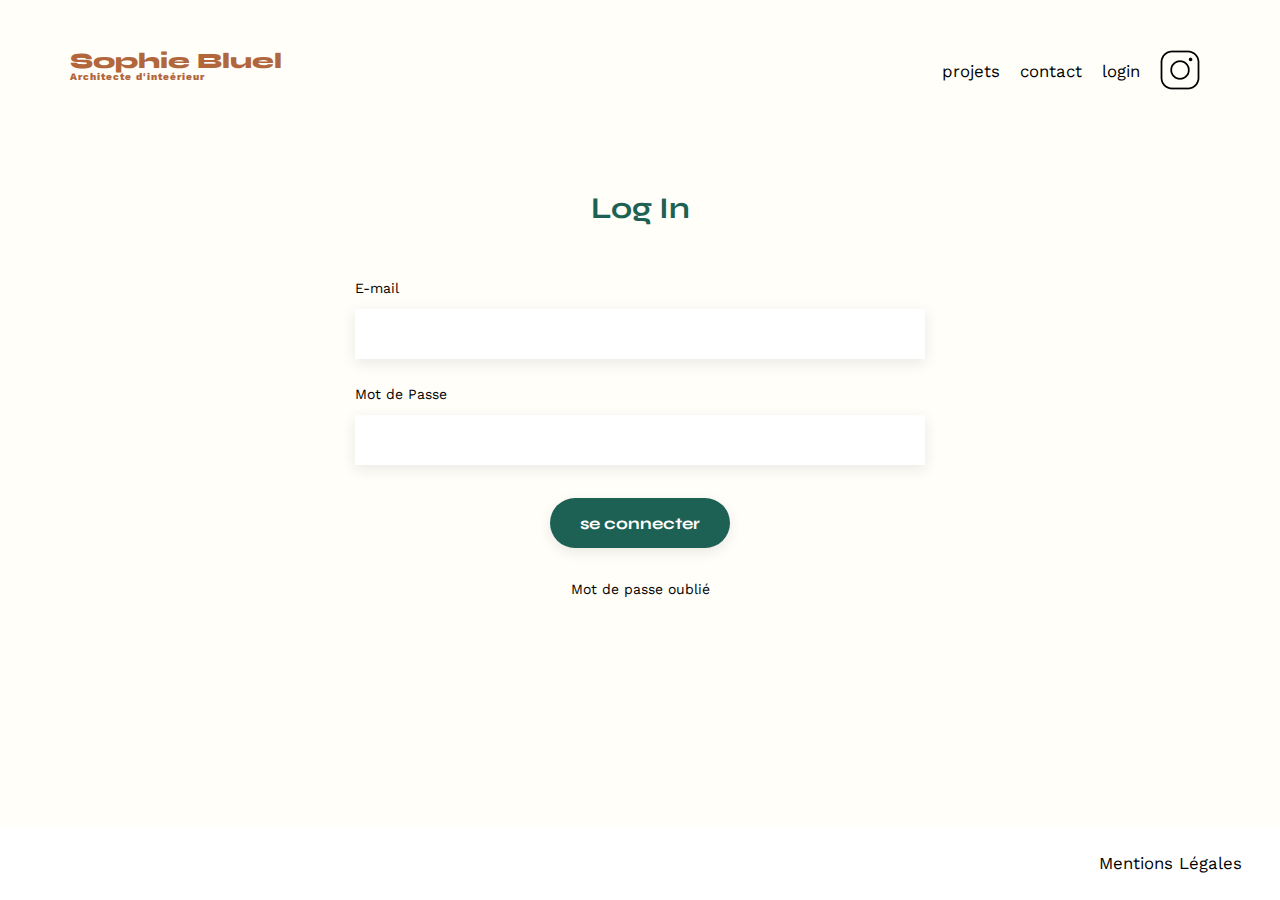
<file: page/login.html>
<!DOCTYPE html>
<html lang="fr">

<head>
    <meta charset="UTF-8">
    <title>Sophie Bluel - Architecte d'intérieur</title>
    <meta name="viewport" content="width=device-width, initial-scale=1.0">
    <link rel="preconnect" href="https://fonts.googleapis.com">
    <link rel="preconnect" href="https://fonts.gstatic.com" crossorigin>
    <link href="https://fonts.googleapis.com/css2?family=Syne:wght@700;800&family=Work+Sans&display=swap"
        rel="stylesheet">
    <meta name="description" content="">
    <link rel="stylesheet" href="../assets/style.css">
    <link rel="stylesheet" href="../css/login.css">
</head>

<body>

    <header>
        <h1>Sophie Bluel <span>Architecte d'inteérieur</span></h1>
        <nav>
            <ul>
                <li><a>projets</a></li>
                <li><a>contact</a></li>
                <li><a>login</a></li>

                <li><a><img src=" ../assets/icons/instagram.png" alt="Instagram"></a></li>
            </ul>
        </nav>
    </header>
    <main>
        <section id="loginPage">

            <h2>Log In</h2>
            <form action="#" method="post" id="login">
                <label for="email">E-mail</label>
                <input type="email" name="email" id="email">
                <label for="password">Mot de Passe</label>
                <input type="password" id="password" name="password" id="password">
                <p id="errorMail">E-mail ou mot de passe non valide</p>

                <input type="submit" id="connectionBtn" value="se connecter">

                <a href="#">Mot de passe oublié</a>
            </form>
        </section>

    </main>
    <footer>
        <nav>
            <ul>
                <li>Mentions Légales</li>
            </ul>
        </nav>
    </footer>
    <script src="../js/login.js"></script>
</body>

</html>
</file>
<file: css/login.css>
* {
    box-sizing: border-box;
}

body {
    background-color: #FFFEF8;
}

#loginPage {
    display: flex;
    flex-direction: column;
    align-items: center;
    justify-content: center;
    height: 60vh;
    margin-top: 6.25rem;
}

#login {
    display: flex;
    flex-direction: column;
    width: 50%;
    margin: auto;
    text-align: left;
    margin-top: 1.875rem;



}

#login a {
    text-align: center;

}

#login h2 {
    margin-bottom: 1.25rem;
}



#login input {
    height: 3.125rem;
    font-size: 1.2em;
    border: none;
    box-shadow: 0rem 0.25rem 0.875rem rgba(0, 0, 0, 0.09);
}

#login label {
    margin: 2em 0 1em 0;
}

#errorMail {
    display: none;
    color: red;
    font-weight: bold;
}

footer {
    position: fixed;
    bottom: 0;
    left: 0;
    background-color: white;
    width: 100vw;

}
</file>
<file: assets/style.css>
/* http://meyerweb.com/eric/tools/css/reset/
   v2.0 | 20110126
   License: none (public domain)
*/

html,
body,
div,
span,
applet,
object,
iframe,
h1,
h2,
h3,
h4,
h5,
h6,
p,
blockquote,
pre,
a,
abbr,
acronym,
address,
big,
cite,
code,
del,
dfn,
em,
img,
ins,
kbd,
q,
s,
samp,
small,
strike,
strong,
sub,
sup,
tt,
var,
b,
u,
i,
center,
dl,
dt,
dd,
ol,
ul,
li,
fieldset,
form,
label,
legend,
table,
caption,
tbody,
tfoot,
thead,
tr,
th,
td,
article,
aside,
canvas,
details,
embed,
figure,
figcaption,
footer,
header,
hgroup,
menu,
nav,
output,
ruby,
section,
summary,
time,
mark,
audio,
video {
	margin: 0;
	padding: 0;
	border: 0;
	font-size: 100%;
	font: inherit;
	vertical-align: baseline;
}



/* HTML5 display-role reset for older browsers */
article,
aside,
details,
figcaption,
figure,
footer,
header,
hgroup,
menu,
nav,
section {
	display: block;
}

body {
	line-height: 1;
}

ol,
ul {
	list-style: none;
}

.filter {
	display: flex;
	height: 100px;
	width: 60%;
	margin: auto;
	justify-content: space-between;
}



.filterLi {
	border: 2px solid #1D6154;
	-webkit-border-radius: 60px;
	border-radius: 60px;
	padding: 10px;
	min-width: 100px;
	text-align: center;
	color: #1D6154;
	font-weight: 700;

}

.filterLi:hover {
	background-color: #1d61545e;
	color: white;
}

.filterLi.active {
	color: white;
	background-color: #1D6154;
}

.projectEdit {
	margin: auto;
	display: grid;
	grid-template-columns: 1fr 1fr 1fr 1fr 1fr;
	grid-template-rows: 1fr;


}

#buttonEdit {
	display: none !important;

}

#Edit {
	padding: 0;
	grid-column: 4;

	grid-row: 1;
	background-color: white;
	border: 0px;
	display: flex;

	margin-bottom: 30px;
	align-items: center;
	font-size: 14px;
	font-weight: 400;
	font-family: 'Work Sans';

}

#Edit img {
	width: 18px;
	margin-right: 8px;
}

.buttonEdit {
	display: none !important;

}

blockquote,
q {
	quotes: none;
}

blockquote:before,
blockquote:after,
q:before,
q:after {
	content: '';
	content: none;
}

table {
	border-collapse: collapse;
	border-spacing: 0;
}

/** end reset css**/
body {
	max-width: 1140px;
	margin: auto;
	font-family: 'Work Sans';
	font-size: 14px;
}

header {
	display: flex;
	justify-content: space-between;
	margin: 50px 0
}

section {
	margin: 50px 0
}

h1 {
	display: flex;
	flex-direction: column;
	font-family: 'Syne';
	font-size: 22px;
	font-weight: 800;
	color: #B1663C
}

h1>span {
	font-family: 'Work Sans';
	font-size: 10px;
	letter-spacing: 0.1em;
	;
}

h2 {
	font-family: 'Syne';
	font-weight: 700;
	font-size: 30px;
	color: #1D6154
}









nav ul {
	display: flex;
	align-items: center;
	list-style-type: none;

}

nav li {
	padding: 0 10px;
	font-size: 1.2em;
}

a,
a:active {
	color: black;
	font-style: normal;
	text-decoration: none;
}

li:hover,
a:hover {
	color: #B1663C;
	cursor: pointer;
}

#introduction {
	display: flex;
	align-items: center;
}

#introduction figure {
	flex: 1
}

#introduction img {
	display: block;
	margin: auto;
	width: 80%;
}

#introduction article {
	flex: 1
}

#introduction h2 {
	margin-bottom: 1em;
}

#introduction p {
	margin-bottom: 0.5em;
}

#portfolio h2 {
	text-align: center;
	grid-row: 1;
	margin-bottom: 1em;
	grid-column: 3;
}

.gallery {
	width: 100%;
	display: grid;
	grid-template-columns: 1fr 1fr 1fr;
	grid-column-gap: 20px;
	grid-row-gap: 20px;
}

.gallery img {
	width: 100%;

	height: 407px;
	object-fit: cover;

}

#contact {
	width: 50%;
	margin: auto;
}

#contact>* {
	text-align: center;

}

#contact h2 {
	margin-bottom: 20px;
}

#contact form {
	text-align: left;
	margin-top: 30px;
	display: flex;
	flex-direction: column;
}

#contact input {
	height: 50px;
	font-size: 1.2em;
	border: none;
	box-shadow: 0px 4px 14px rgba(0, 0, 0, 0.09);
}

#contact label {
	margin: 2em 0 1em 0;
}

#contact textarea {
	border: none;
	box-shadow: 0px 4px 14px rgba(0, 0, 0, 0.09);
}

.article {
	display: none;
}

.show {
	display: block;
}

input[type="submit"] {
	font-family: 'Syne';
	font-weight: 700;
	cursor: pointer;
	color: white;
	background-color: #1D6154;
	margin: 2em auto;
	width: 180px;
	text-align: center;
	border-radius: 60px;
}

footer nav ul {
	display: flex;
	justify-content: flex-end;
	margin: 2em
}
</file>
